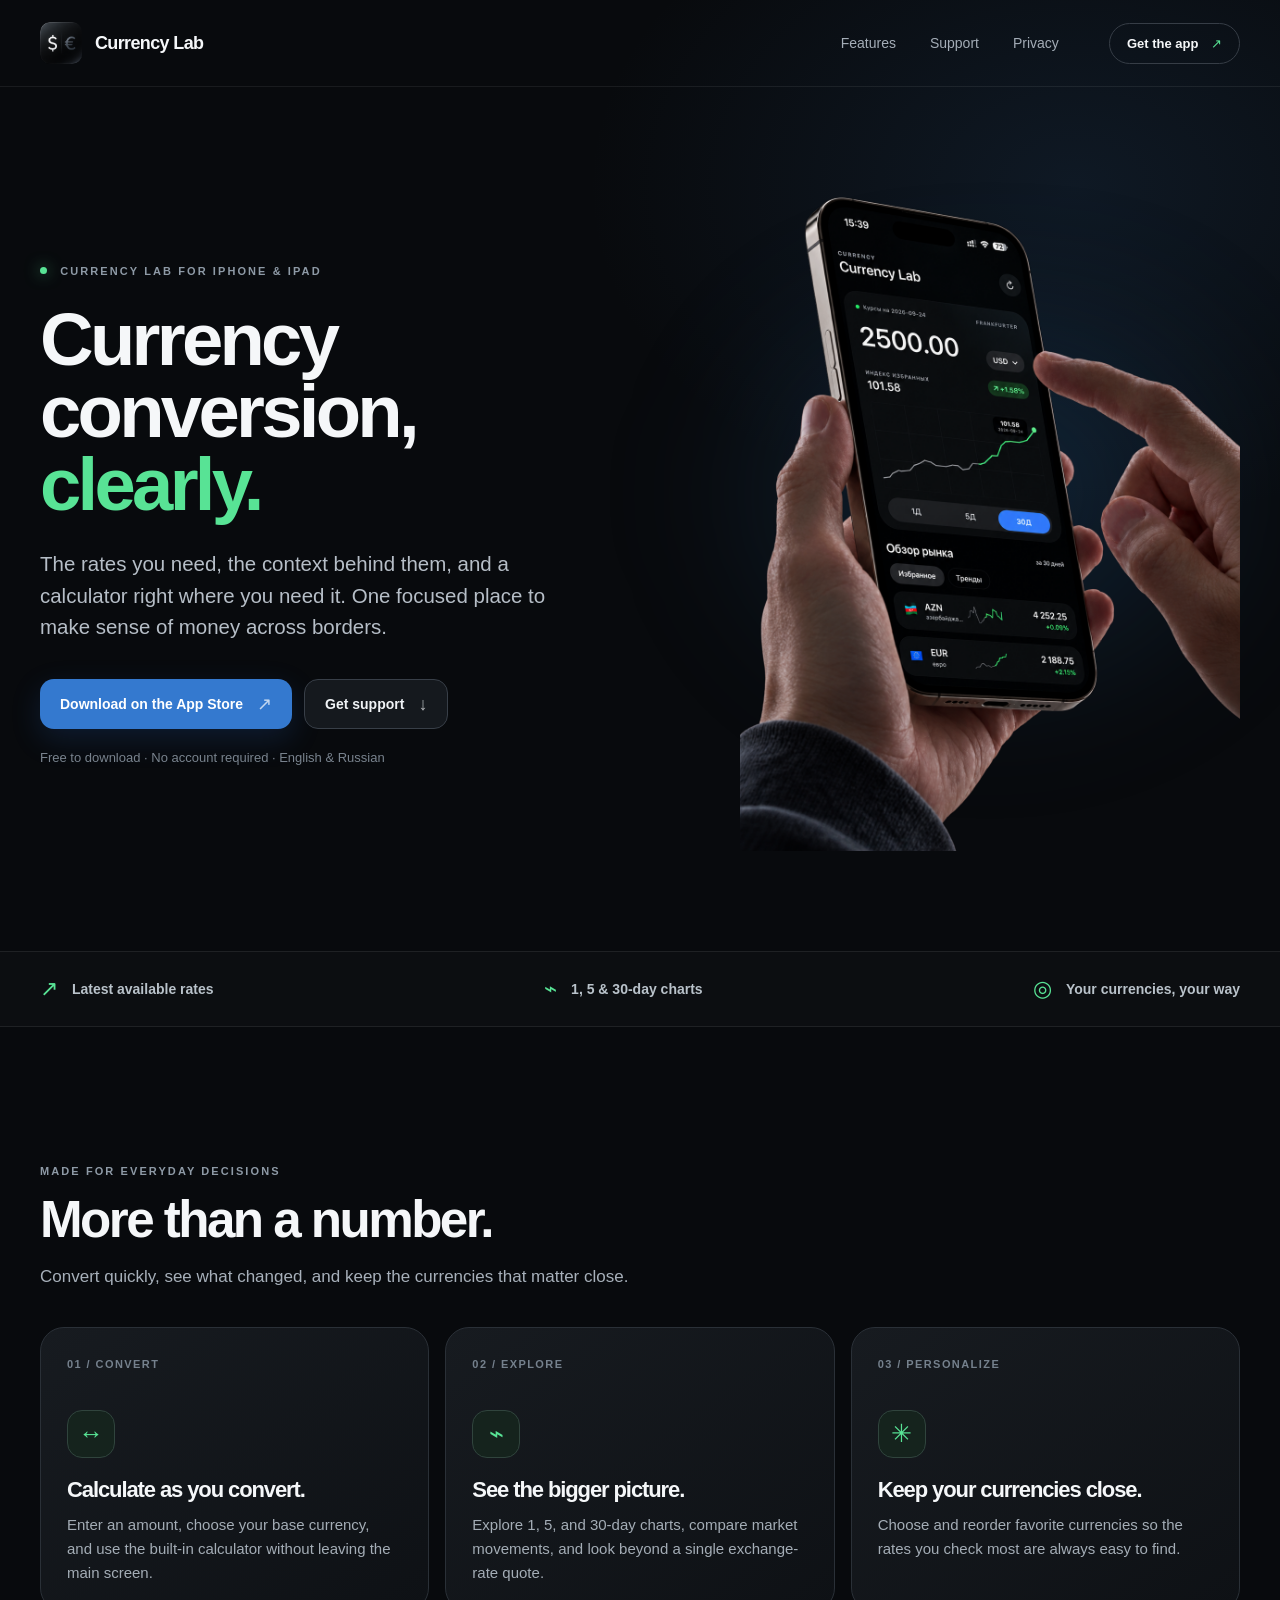
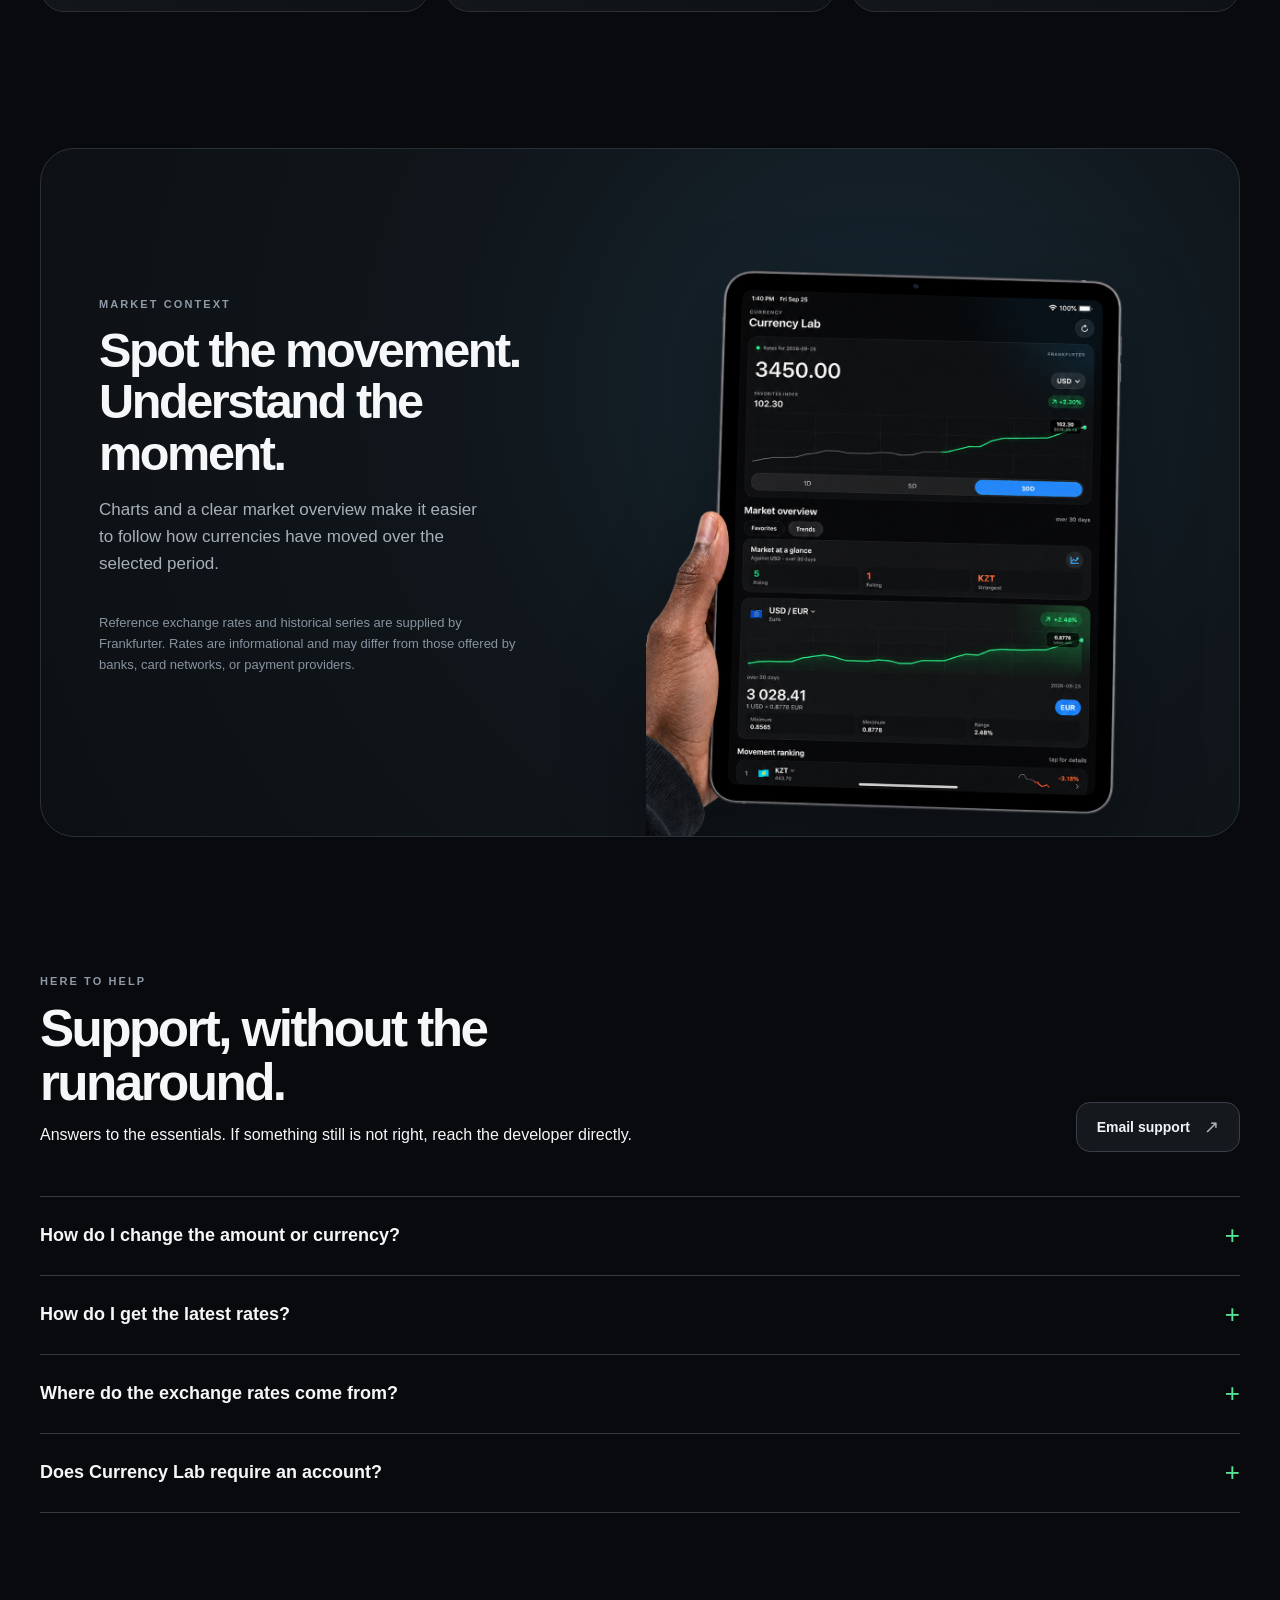
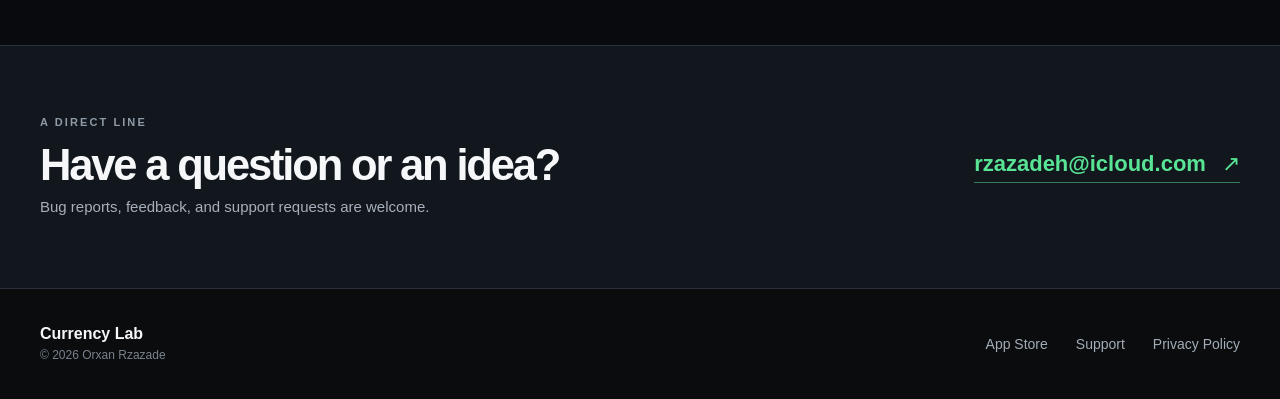
<file: index.html>
<!doctype html>
<html lang="en">
<head>
  <meta charset="utf-8">
  <meta name="viewport" content="width=device-width, initial-scale=1">
  <meta name="theme-color" content="#080a0d">
  <meta name="description" content="Currency Lab is a focused currency converter for iPhone and iPad. Explore rates, charts and market movements, or get help from the developer.">
  <title>Currency Lab — Currency conversion, clearly.</title>
  <link rel="icon" type="image/png" href="assets/currency-lab-icon.png">
  <link rel="stylesheet" href="styles.css">
</head>
<body>
  <a class="skip-link" href="#main">Skip to content</a>
  <header class="site-header">
    <div class="container header-inner">
      <a class="brand" href="index.html" aria-label="Currency Lab home">
        <img src="assets/currency-lab-icon.png" width="42" height="42" alt="">
        <span>Currency Lab</span>
      </a>
      <nav class="primary-nav" aria-label="Primary navigation">
        <a href="#features">Features</a>
        <a href="#support">Support</a>
        <a href="privacy.html">Privacy</a>
      </nav>
      <a class="header-cta" href="https://apps.apple.com/app/id6812320622" target="_blank" rel="noopener noreferrer">Get the app <span aria-hidden="true">↗</span></a>
    </div>
  </header>

  <main id="main">
    <section class="hero container" aria-labelledby="hero-title">
      <div class="hero-copy">
        <p class="eyebrow"><span class="signal-dot" aria-hidden="true"></span> CURRENCY LAB FOR IPHONE &amp; IPAD</p>
        <h1 id="hero-title">Currency conversion,<br><span>clearly.</span></h1>
        <p class="hero-lead">The rates you need, the context behind them, and a calculator right where you need it. One focused place to make sense of money across borders.</p>
        <div class="hero-actions">
          <a class="button button-primary" href="https://apps.apple.com/app/id6812320622" target="_blank" rel="noopener noreferrer">Download on the App Store <span aria-hidden="true">↗</span></a>
          <a class="button button-secondary" href="#support">Get support <span aria-hidden="true">↓</span></a>
        </div>
        <p class="hero-note">Free to download · No account required · English &amp; Russian</p>
      </div>
      <div class="hero-visual" aria-label="Currency Lab on iPhone">
        <div class="visual-glow" aria-hidden="true"></div>
        <img src="assets/currency-lab-iphone-cutout.png" width="1080" height="1456" alt="Currency Lab on iPhone showing an amount, exchange-rate chart, and favorite currencies" fetchpriority="high">
      </div>
    </section>

    <div class="proof-strip" aria-label="App highlights">
      <div class="container proof-inner">
        <span><span class="proof-symbol" aria-hidden="true">↗</span> Latest available rates</span>
        <span><span class="proof-symbol" aria-hidden="true">⌁</span> 1, 5 &amp; 30-day charts</span>
        <span><span class="proof-symbol" aria-hidden="true">◎</span> Your currencies, your way</span>
      </div>
    </div>

    <section class="section container features" id="features" aria-labelledby="features-title">
      <div class="section-heading">
        <p class="eyebrow">MADE FOR EVERYDAY DECISIONS</p>
        <h2 id="features-title">More than a number.</h2>
        <p>Convert quickly, see what changed, and keep the currencies that matter close.</p>
      </div>
      <div class="feature-grid">
        <article class="feature-card">
          <span class="feature-number">01 / CONVERT</span>
          <div class="feature-icon" aria-hidden="true">↔</div>
          <h3>Calculate as you convert.</h3>
          <p>Enter an amount, choose your base currency, and use the built-in calculator without leaving the main screen.</p>
        </article>
        <article class="feature-card">
          <span class="feature-number">02 / EXPLORE</span>
          <div class="feature-icon" aria-hidden="true">⌁</div>
          <h3>See the bigger picture.</h3>
          <p>Explore 1, 5, and 30-day charts, compare market movements, and look beyond a single exchange-rate quote.</p>
        </article>
        <article class="feature-card">
          <span class="feature-number">03 / PERSONALIZE</span>
          <div class="feature-icon" aria-hidden="true">✳</div>
          <h3>Keep your currencies close.</h3>
          <p>Choose and reorder favorite currencies so the rates you check most are always easy to find.</p>
        </article>
      </div>
    </section>

    <section class="showcase container" aria-labelledby="showcase-title">
      <div class="showcase-copy">
        <p class="eyebrow">MARKET CONTEXT</p>
        <h2 id="showcase-title">Spot the movement.<br>Understand the moment.</h2>
        <p>Charts and a clear market overview make it easier to follow how currencies have moved over the selected period.</p>
        <p class="source-note">Reference exchange rates and historical series are supplied by Frankfurter. Rates are informational and may differ from those offered by banks, card networks, or payment providers.</p>
      </div>
      <img src="assets/currency-lab-ipad-cutout.png" width="1086" height="1448" alt="Currency Lab on iPad showing a 30-day market chart and movement overview" loading="lazy">
    </section>

    <section class="section support container" id="support" aria-labelledby="support-title">
      <div class="section-heading support-heading">
        <div>
          <p class="eyebrow">HERE TO HELP</p>
          <h2 id="support-title">Support, without the runaround.</h2>
          <p>Answers to the essentials. If something still is not right, reach the developer directly.</p>
        </div>
        <a class="button button-secondary" href="mailto:rzazadeh@icloud.com?subject=Currency%20Lab%20Support">Email support <span aria-hidden="true">↗</span></a>
      </div>
      <div class="faq-list">
        <details>
          <summary>How do I change the amount or currency?<span aria-hidden="true">+</span></summary>
          <p>Tap the main amount to edit it or use the calculator. Tap a currency code to choose a different currency.</p>
        </details>
        <details>
          <summary>How do I get the latest rates?<span aria-hidden="true">+</span></summary>
          <p>Tap the refresh button at the top of the app. Currency Lab shows the latest available reference rates and their date; new rates may not be published every day.</p>
        </details>
        <details>
          <summary>Where do the exchange rates come from?<span aria-hidden="true">+</span></summary>
          <p>Rates and historical series come from the Frankfurter API. They are reference data, not a guaranteed rate for a transfer or card purchase.</p>
        </details>
        <details>
          <summary>Does Currency Lab require an account?<span aria-hidden="true">+</span></summary>
          <p>No. You can use the app without creating an account. Your currency preferences stay on your device. See our <a href="privacy.html">Privacy Policy</a> for details.</p>
        </details>
      </div>
    </section>

    <section class="contact-band">
      <div class="container contact-inner">
        <div>
          <p class="eyebrow">A DIRECT LINE</p>
          <h2>Have a question or an idea?</h2>
          <p>Bug reports, feedback, and support requests are welcome.</p>
        </div>
        <a href="mailto:rzazadeh@icloud.com?subject=Currency%20Lab%20Feedback">rzazadeh@icloud.com <span aria-hidden="true">↗</span></a>
      </div>
    </section>
  </main>

  <footer class="site-footer">
    <div class="container footer-inner">
      <div><span class="footer-brand">Currency Lab</span><span class="footer-credit">© 2026 Orxan Rzazade</span></div>
      <nav aria-label="Footer navigation"><a href="https://apps.apple.com/app/id6812320622" target="_blank" rel="noopener noreferrer">App Store</a><a href="#support">Support</a><a href="privacy.html">Privacy Policy</a></nav>
    </div>
  </footer>
</body>
</html>
</file>
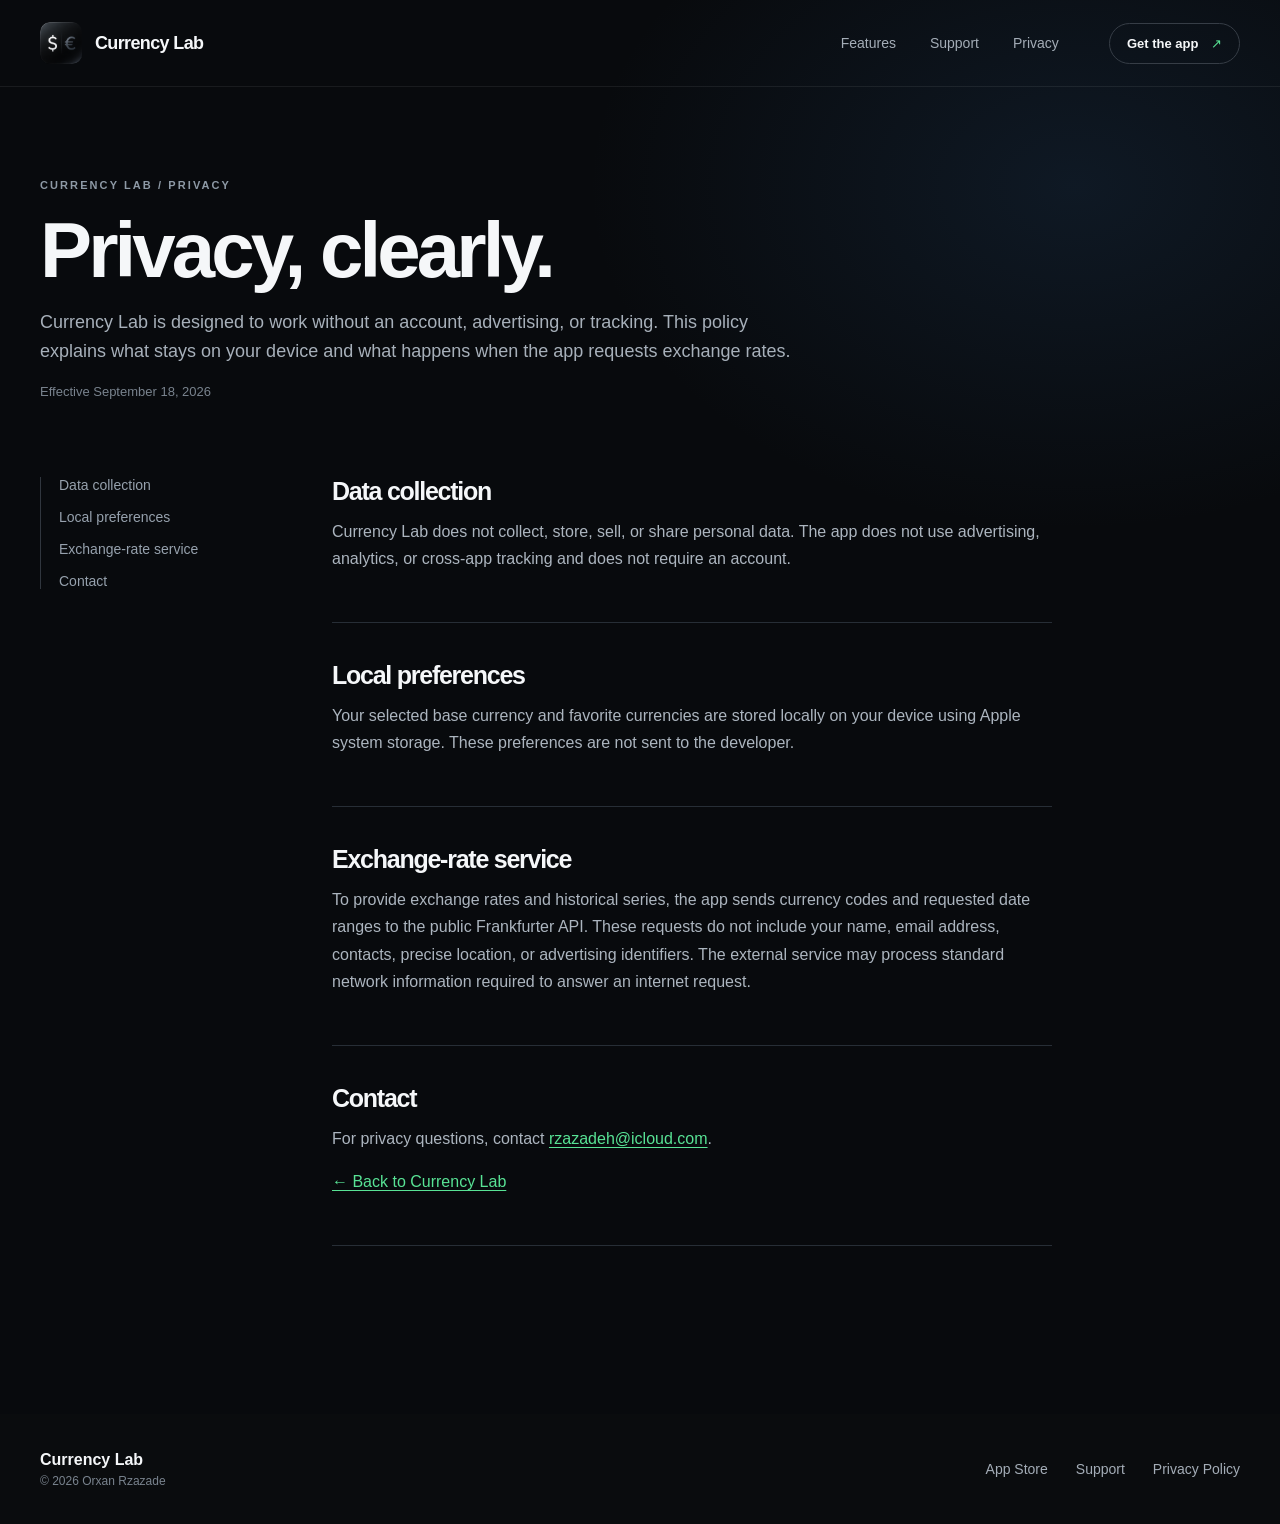
<file: privacy.html>
<!doctype html>
<html lang="en">
<head>
  <meta charset="utf-8">
  <meta name="viewport" content="width=device-width, initial-scale=1">
  <meta name="theme-color" content="#080a0d">
  <meta name="description" content="Privacy Policy for Currency Lab, the currency converter for iPhone and iPad.">
  <title>Privacy Policy — Currency Lab</title>
  <link rel="icon" type="image/png" href="assets/currency-lab-icon.png">
  <link rel="stylesheet" href="styles.css">
</head>
<body>
  <a class="skip-link" href="#main">Skip to content</a>
  <header class="site-header">
    <div class="container header-inner">
      <a class="brand" href="index.html" aria-label="Currency Lab home">
        <img src="assets/currency-lab-icon.png" width="42" height="42" alt="">
        <span>Currency Lab</span>
      </a>
      <nav class="primary-nav" aria-label="Primary navigation">
        <a href="index.html#features">Features</a>
        <a href="index.html#support">Support</a>
        <a href="privacy.html" aria-current="page">Privacy</a>
      </nav>
      <a class="header-cta" href="https://apps.apple.com/app/id6812320622" target="_blank" rel="noopener noreferrer">Get the app <span aria-hidden="true">↗</span></a>
    </div>
  </header>
  <main id="main" class="legal-main container">
    <div class="legal-intro">
      <p class="eyebrow">CURRENCY LAB / PRIVACY</p>
      <h1>Privacy, clearly.</h1>
      <p>Currency Lab is designed to work without an account, advertising, or tracking. This policy explains what stays on your device and what happens when the app requests exchange rates.</p>
      <div class="legal-meta">Effective September 18, 2026</div>
    </div>
    <div class="legal-layout">
      <nav class="legal-toc" aria-label="On this page">
        <a href="#data-collection">Data collection</a>
        <a href="#local-preferences">Local preferences</a>
        <a href="#exchange-rate-service">Exchange-rate service</a>
        <a href="#contact">Contact</a>
      </nav>
      <div class="legal-content">
        <section id="data-collection">
          <h2>Data collection</h2>
          <p>Currency Lab does not collect, store, sell, or share personal data. The app does not use advertising, analytics, or cross-app tracking and does not require an account.</p>
        </section>
        <section id="local-preferences">
          <h2>Local preferences</h2>
          <p>Your selected base currency and favorite currencies are stored locally on your device using Apple system storage. These preferences are not sent to the developer.</p>
        </section>
        <section id="exchange-rate-service">
          <h2>Exchange-rate service</h2>
          <p>To provide exchange rates and historical series, the app sends currency codes and requested date ranges to the public Frankfurter API. These requests do not include your name, email address, contacts, precise location, or advertising identifiers. The external service may process standard network information required to answer an internet request.</p>
        </section>
        <section id="contact">
          <h2>Contact</h2>
          <p>For privacy questions, contact <a href="mailto:rzazadeh@icloud.com?subject=Currency%20Lab%20Privacy">rzazadeh@icloud.com</a>.</p>
          <p><a href="index.html">← Back to Currency Lab</a></p>
        </section>
      </div>
    </div>
  </main>
  <footer class="site-footer">
    <div class="container footer-inner">
      <div><span class="footer-brand">Currency Lab</span><span class="footer-credit">© 2026 Orxan Rzazade</span></div>
      <nav aria-label="Footer navigation"><a href="https://apps.apple.com/app/id6812320622" target="_blank" rel="noopener noreferrer">App Store</a><a href="index.html#support">Support</a><a href="privacy.html">Privacy Policy</a></nav>
    </div>
  </footer>
</body>
</html>
</file>
<file: styles.css>
:root {
  color-scheme: dark;
  --bg: #080a0d;
  --surface: #11151a;
  --surface-deep: #0d1014;
  --line: #242a31;
  --text: #f5f7f9;
  --muted: #a7b0ba;
  --quiet: #79838e;
  --blue: #3479cf;
  --green: #58e395;
  font-family: -apple-system, BlinkMacSystemFont, "SF Pro Display", "SF Pro Text", Inter, sans-serif;
  font-synthesis: none;
}
* { box-sizing: border-box; }
html { scroll-behavior: smooth; }
body { margin: 0; min-width: 320px; background: var(--bg); color: var(--text); -webkit-font-smoothing: antialiased; }
body::before { content: ""; position: absolute; z-index: -1; inset: 0 0 auto; height: 980px; pointer-events: none; background: radial-gradient(ellipse 50% 46% at 84% 19%, rgba(39,78,120,.22), transparent 76%); }
img { display: block; max-width: 100%; height: auto; }
a { color: inherit; text-decoration: none; }
a:hover { color: #fff; }
button, a, summary { -webkit-tap-highlight-color: transparent; }
a:focus-visible, summary:focus-visible { outline: 2px solid var(--green); outline-offset: 4px; border-radius: 5px; }
.skip-link { position: absolute; z-index: 20; top: -100px; left: 20px; background: #fff; color: #090b0e; padding: 12px 16px; }
.skip-link:focus { top: 12px; }
.container { width: min(1200px, calc(100% - 64px)); margin-inline: auto; }
.site-header { border-bottom: 1px solid rgba(255,255,255,.07); }
.header-inner { min-height: 86px; display: flex; align-items: center; gap: 32px; }
.brand { display: inline-flex; align-items: center; gap: 13px; white-space: nowrap; font-size: 18px; font-weight: 700; letter-spacing: -.035em; }
.brand img { width: 42px; height: 42px; border-radius: 10px; object-fit: cover; }
.primary-nav { display: flex; align-items: center; gap: 34px; margin-left: auto; }
.primary-nav a, .site-footer nav a { color: #a4adb7; font-size: 14px; font-weight: 500; transition: color .2s ease; }
.primary-nav a:hover, .site-footer nav a:hover { color: white; }
.header-cta { margin-left: 18px; border: 1px solid #363d46; border-radius: 99px; padding: 12px 17px; white-space: nowrap; font-size: 13px; font-weight: 700; transition: background .2s ease, border-color .2s ease; }
.header-cta:hover { background: #1d242c; border-color: #65717e; }
.header-cta span { margin-left: 9px; color: var(--green); }
.eyebrow { margin: 0; color: #8e9aa6; font-size: 11px; font-weight: 750; letter-spacing: .19em; line-height: 1.5; }
.signal-dot { display: inline-block; width: 7px; height: 7px; margin-right: 8px; border-radius: 50%; background: var(--green); box-shadow: 0 0 15px rgba(88,227,149,.7); vertical-align: 1px; }
.hero { display: grid; grid-template-columns: minmax(0, 1fr) minmax(440px, .92fr); align-items: center; gap: clamp(30px, 5vw, 88px); min-height: 720px; padding-block: 90px 100px; }
.hero-copy { position: relative; z-index: 1; }
h1, h2, h3, p { text-wrap: pretty; }
h1, h2, h3 { letter-spacing: -.05em; }
h1 { margin: 24px 0 26px; font-size: clamp(58px, 5.8vw, 88px); line-height: .98; font-weight: 690; }
h1 span { color: var(--green); }
.hero-lead { max-width: 560px; margin: 0; color: #b6bec7; font-size: clamp(18px, 1.6vw, 21px); line-height: 1.55; }
.hero-actions { display: flex; align-items: center; flex-wrap: wrap; gap: 12px; margin-top: 36px; }
.button { min-height: 50px; display: inline-flex; align-items: center; justify-content: center; gap: 14px; border-radius: 14px; padding: 0 20px; font-size: 14px; font-weight: 680; transition: transform .2s ease, background .2s ease, border-color .2s ease; }
.button:hover { transform: translateY(-2px); }
.button-primary { background: var(--blue); color: #fff; box-shadow: 0 10px 30px rgba(38,102,188,.2); }
.button-primary:hover { background: #4388da; }
.button-secondary { border: 1px solid #383f48; background: #15191e; color: #f0f3f6; }
.button-secondary:hover { border-color: #6a7886; background: #1d242c; }
.button span:last-child { opacity: .7; font-size: 18px; font-weight: 400; }
.hero-note { margin: 21px 0 0; color: var(--quiet); font-size: 13px; }
.hero-visual { position: relative; width: min(100%, 500px); justify-self: end; }
.visual-glow { position: absolute; inset: 15% -15% 14%; z-index: -1; filter: blur(54px); background: radial-gradient(ellipse at 50% 45%, rgba(35,90,141,.34), transparent 68%); }
.hero-visual img { width: 100%; height: auto; }
.proof-strip { border-block: 1px solid rgba(255,255,255,.08); background: rgba(255,255,255,.016); }
.proof-inner { display: flex; align-items: center; justify-content: space-between; gap: 20px; padding-block: 24px; }
.proof-inner > span { color: #b9c2ca; font-size: 14px; font-weight: 550; white-space: nowrap; }
.proof-symbol { margin-right: 10px; color: var(--green); font-size: 22px; vertical-align: -2px; }
.section { padding-block: 136px; }
.section-heading { max-width: 680px; margin-bottom: 36px; }
.section-heading h2, .showcase h2, .contact-band h2 { margin: 13px 0 15px; font-size: clamp(38px, 4vw, 58px); line-height: 1.05; font-weight: 690; }
.section-heading > p:last-child, .showcase-copy > p:not(.eyebrow), .contact-band p:not(.eyebrow) { color: var(--muted); font-size: 17px; line-height: 1.6; }
.feature-grid { display: grid; grid-template-columns: repeat(3, minmax(0, 1fr)); gap: 16px; }
.feature-card { min-height: 280px; padding: 26px; border: 1px solid #2a3037; border-radius: 24px; background: linear-gradient(145deg, #171b20, #0e1115); }
.feature-number { color: #75818d; font-size: 11px; font-weight: 700; letter-spacing: .13em; }
.feature-icon { width: 48px; height: 48px; display: grid; place-items: center; margin-top: 38px; border: 1px solid #30443d; border-radius: 15px; background: #15231d; color: var(--green); font-size: 25px; }
.feature-card h3 { margin: 19px 0 10px; font-size: 22px; line-height: 1.2; }
.feature-card p { margin: 0; color: #a4adb6; font-size: 15px; line-height: 1.6; }
.showcase { display: grid; grid-template-columns: .85fr 1.15fr; align-items: center; gap: clamp(30px, 7vw, 100px); padding: 58px; border: 1px solid #28313a; border-radius: 34px; background: radial-gradient(circle at 70% 34%, #172732 0, #10161b 45%, #0d1013 100%); overflow: hidden; }
.showcase-copy { max-width: 490px; }
.showcase h2 { font-size: clamp(38px, 3.8vw, 54px); }
.showcase-copy .source-note { margin-top: 36px; color: #87939f !important; font-size: 13px !important; line-height: 1.6; }
.showcase img { width: min(100%, 500px); height: auto; justify-self: center; margin-block: -6px -90px; filter: drop-shadow(0 30px 40px rgba(0,0,0,.32)); }
.support { padding-bottom: 132px; }
.support-heading { max-width: none; display: flex; align-items: end; justify-content: space-between; gap: 30px; }
.support-heading > div { max-width: 650px; }
.support-heading .button { flex: none; margin-bottom: 8px; }
.faq-list { border-top: 1px solid #333940; }
.faq-list details { border-bottom: 1px solid #333940; }
.faq-list summary { display: flex; align-items: center; justify-content: space-between; gap: 20px; min-height: 78px; cursor: pointer; list-style: none; font-size: 18px; font-weight: 600; }
.faq-list summary::-webkit-details-marker { display: none; }
.faq-list summary span { color: var(--green); font-size: 26px; font-weight: 300; transition: transform .2s ease; }
.faq-list details[open] summary span { transform: rotate(45deg); }
.faq-list details p { max-width: 760px; margin: -2px 0 24px; color: var(--muted); font-size: 16px; line-height: 1.65; }
.faq-list details p a { color: var(--green); text-decoration: underline; text-underline-offset: 3px; }
.contact-band { border-block: 1px solid #293039; background: #11171c; }
.contact-inner { min-height: 242px; display: flex; align-items: center; justify-content: space-between; gap: 32px; padding-block: 44px; }
.contact-band h2 { margin: 12px 0 6px; font-size: clamp(32px, 3.4vw, 44px); }
.contact-band p:not(.eyebrow) { margin: 0; font-size: 15px; }
.contact-inner > a { color: var(--green); font-size: clamp(17px, 2vw, 22px); font-weight: 650; white-space: nowrap; border-bottom: 1px solid #397b58; padding-bottom: 5px; }
.contact-inner > a span { margin-left: 10px; }
.site-footer { background: #0a0c0e; }
.footer-inner { min-height: 110px; display: flex; justify-content: space-between; align-items: center; gap: 30px; }
.footer-brand { display: block; font-size: 16px; font-weight: 700; }
.footer-credit { display: block; margin-top: 5px; color: var(--quiet); font-size: 12px; }
.site-footer nav { display: flex; flex-wrap: wrap; gap: 28px; }
.legal-main { padding-block: 90px 130px; }
.legal-intro { max-width: 760px; }
.legal-intro h1 { margin: 18px 0 20px; font-size: clamp(48px, 7vw, 78px); white-space: normal; }
.legal-intro > p:not(.eyebrow) { color: var(--muted); font-size: 18px; line-height: 1.6; }
.legal-meta { margin-top: 18px; color: var(--quiet); font-size: 13px; }
.legal-layout { display: grid; grid-template-columns: 220px minmax(0, 720px); gap: 72px; margin-top: 78px; }
.legal-toc { align-self: start; position: sticky; top: 28px; display: grid; gap: 16px; border-left: 1px solid #30363e; padding-left: 18px; }
.legal-toc a { color: #96a1ad; font-size: 14px; }
.legal-toc a:hover { color: #fff; }
.legal-content section { padding: 0 0 34px; margin-bottom: 38px; border-bottom: 1px solid #272e36; scroll-margin-top: 28px; }
.legal-content h2 { margin: 0 0 12px; font-size: 25px; }
.legal-content p { margin: 0 0 16px; color: #acb5bf; font-size: 16px; line-height: 1.7; }
.legal-content a { color: var(--green); text-decoration: underline; text-underline-offset: 3px; }
@media (max-width: 1000px) {
  .hero { grid-template-columns: 1fr .85fr; gap: 32px; }
  h1 { font-size: clamp(58px, 6.8vw, 80px); }
  .showcase { padding: 38px; }
}
@media (max-width: 760px) {
  .container { width: min(100% - 36px, 560px); }
  .header-inner { min-height: 72px; gap: 12px; }
  .brand { font-size: 16px; }
  .brand img { width: 36px; height: 36px; }
  .primary-nav { display: none; }
  .header-cta { margin-left: auto; padding: 10px 13px; font-size: 12px; }
  .hero { grid-template-columns: 1fr; gap: 52px; min-height: auto; padding-block: 72px 80px; }
  h1 { font-size: clamp(47px, 12vw, 70px); white-space: normal; }
  .hero-visual { justify-self: center; width: min(100%, 350px); }
  .hero-lead { font-size: 18px; }
  .proof-inner { flex-wrap: wrap; gap: 15px 26px; }
  .proof-inner > span { font-size: 13px; }
  .section { padding-block: 95px; }
  .feature-grid { grid-template-columns: 1fr; }
  .feature-card { min-height: 225px; }
  .feature-icon { margin-top: 24px; }
  .showcase { grid-template-columns: 1fr; padding: 34px 22px 0; gap: 24px; }
  .showcase img { width: min(100%, 370px); margin-bottom: -80px; }
  .support-heading { display: block; }
  .support-heading .button { margin-top: 14px; }
  .contact-inner, .footer-inner { display: block; }
  .contact-inner > a { display: inline-block; margin-top: 24px; }
  .footer-inner { padding-block: 30px; }
  .site-footer nav { margin-top: 23px; }
  .legal-main { padding-block: 65px 95px; }
  .legal-layout { display: block; margin-top: 55px; }
  .legal-toc { position: static; display: flex; flex-wrap: wrap; gap: 12px 20px; margin-bottom: 50px; }
}
@media (max-width: 430px) {
  .header-cta { font-size: 0; }
  .header-cta span { font-size: 16px; margin: 0; }
  .hero-actions { align-items: stretch; }
  .hero-actions .button { width: 100%; }
  .proof-inner { display: grid; gap: 10px; }
  .faq-list summary { font-size: 16px; }
}
@media (prefers-reduced-motion: reduce) {
  html { scroll-behavior: auto; }
  *, *::before, *::after { transition-duration: .01ms !important; animation-duration: .01ms !important; }
}
</file>
